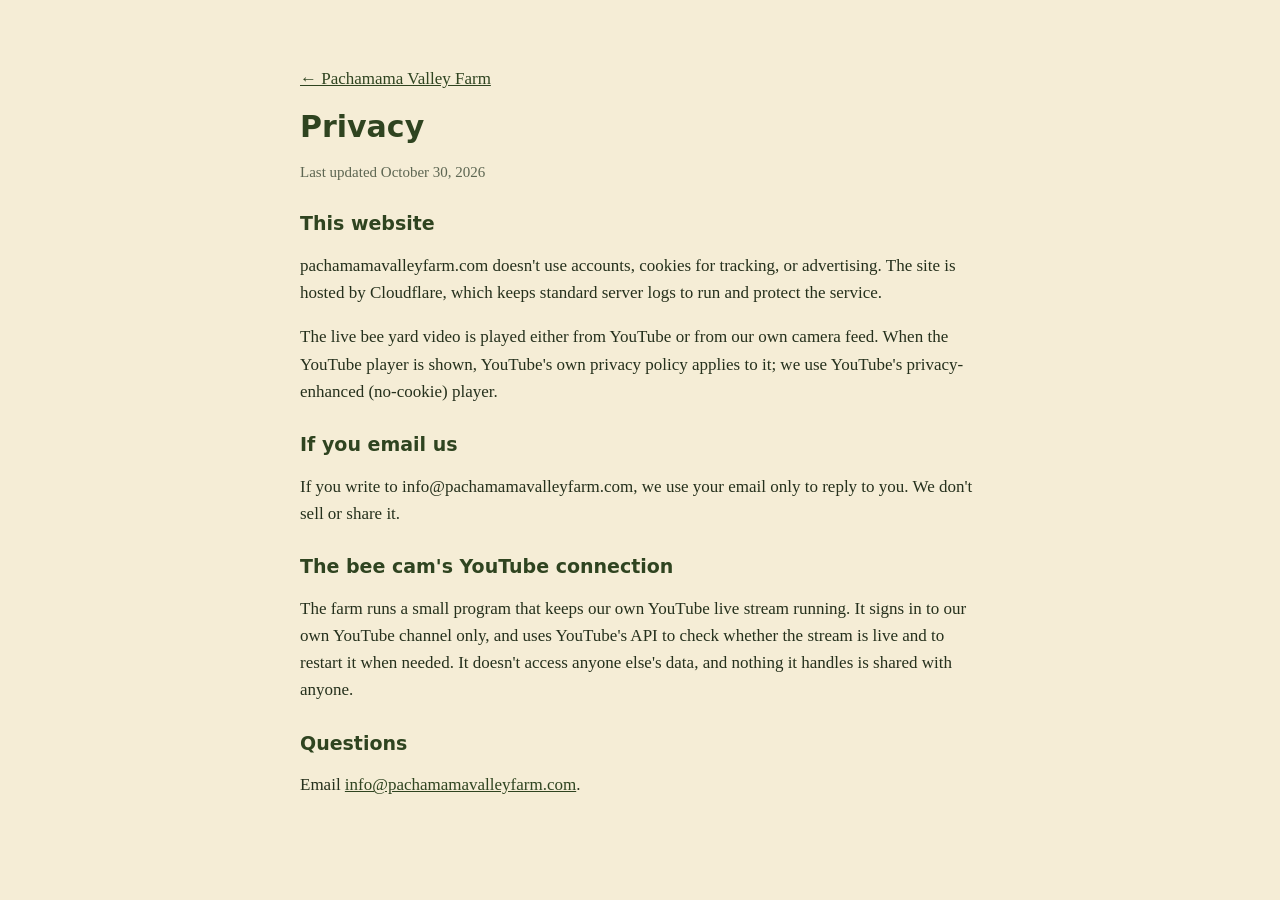
<file: site/privacy.html>
<!doctype html>
<html lang="en">
<head>
<meta charset="utf-8">
<meta name="viewport" content="width=device-width, initial-scale=1">
<title>Privacy · Pachamama Valley Farm</title>
<link rel="icon" href="favicon.svg?v=3" type="image/svg+xml">
<style>
  :root { --pine:#2F4420; --cream:#F5EDD6; --ink:#25301c; }
  body { margin:0; background:var(--cream); color:var(--ink); font:17px/1.6 Georgia, "Source Serif 4", serif; }
  main { max-width:680px; margin:0 auto; padding:48px 16px 64px; }
  h1, h2 { font-family: system-ui, sans-serif; color:var(--pine); line-height:1.2; }
  h1 { font-size:30px; margin:0 0 4px; } h2 { font-size:19px; margin-top:28px; }
  a { color:var(--pine); }
  .muted { color:#5d6652; font-size:15px; }
</style>
</head>
<body>
<main>
  <p><a href="/">← Pachamama Valley Farm</a></p>
  <h1>Privacy</h1>
  <p class="muted">Last updated October 30, 2026</p>

  <h2>This website</h2>
  <p>pachamamavalleyfarm.com doesn't use accounts, cookies for tracking, or advertising. The site is hosted by Cloudflare, which keeps standard server logs to run and protect the service.</p>
  <p>The live bee yard video is played either from YouTube or from our own camera feed. When the YouTube player is shown, YouTube's own privacy policy applies to it; we use YouTube's privacy-enhanced (no-cookie) player.</p>

  <h2>If you email us</h2>
  <p>If you write to info@pachamamavalleyfarm.com, we use your email only to reply to you. We don't sell or share it.</p>

  <h2>The bee cam's YouTube connection</h2>
  <p>The farm runs a small program that keeps our own YouTube live stream running. It signs in to our own YouTube channel only, and uses YouTube's API to check whether the stream is live and to restart it when needed. It doesn't access anyone else's data, and nothing it handles is shared with anyone.</p>

  <h2>Questions</h2>
  <p>Email <a href="mailto:info@pachamamavalleyfarm.com">info@pachamamavalleyfarm.com</a>.</p>
</main>
</body>
</html>
</file>
